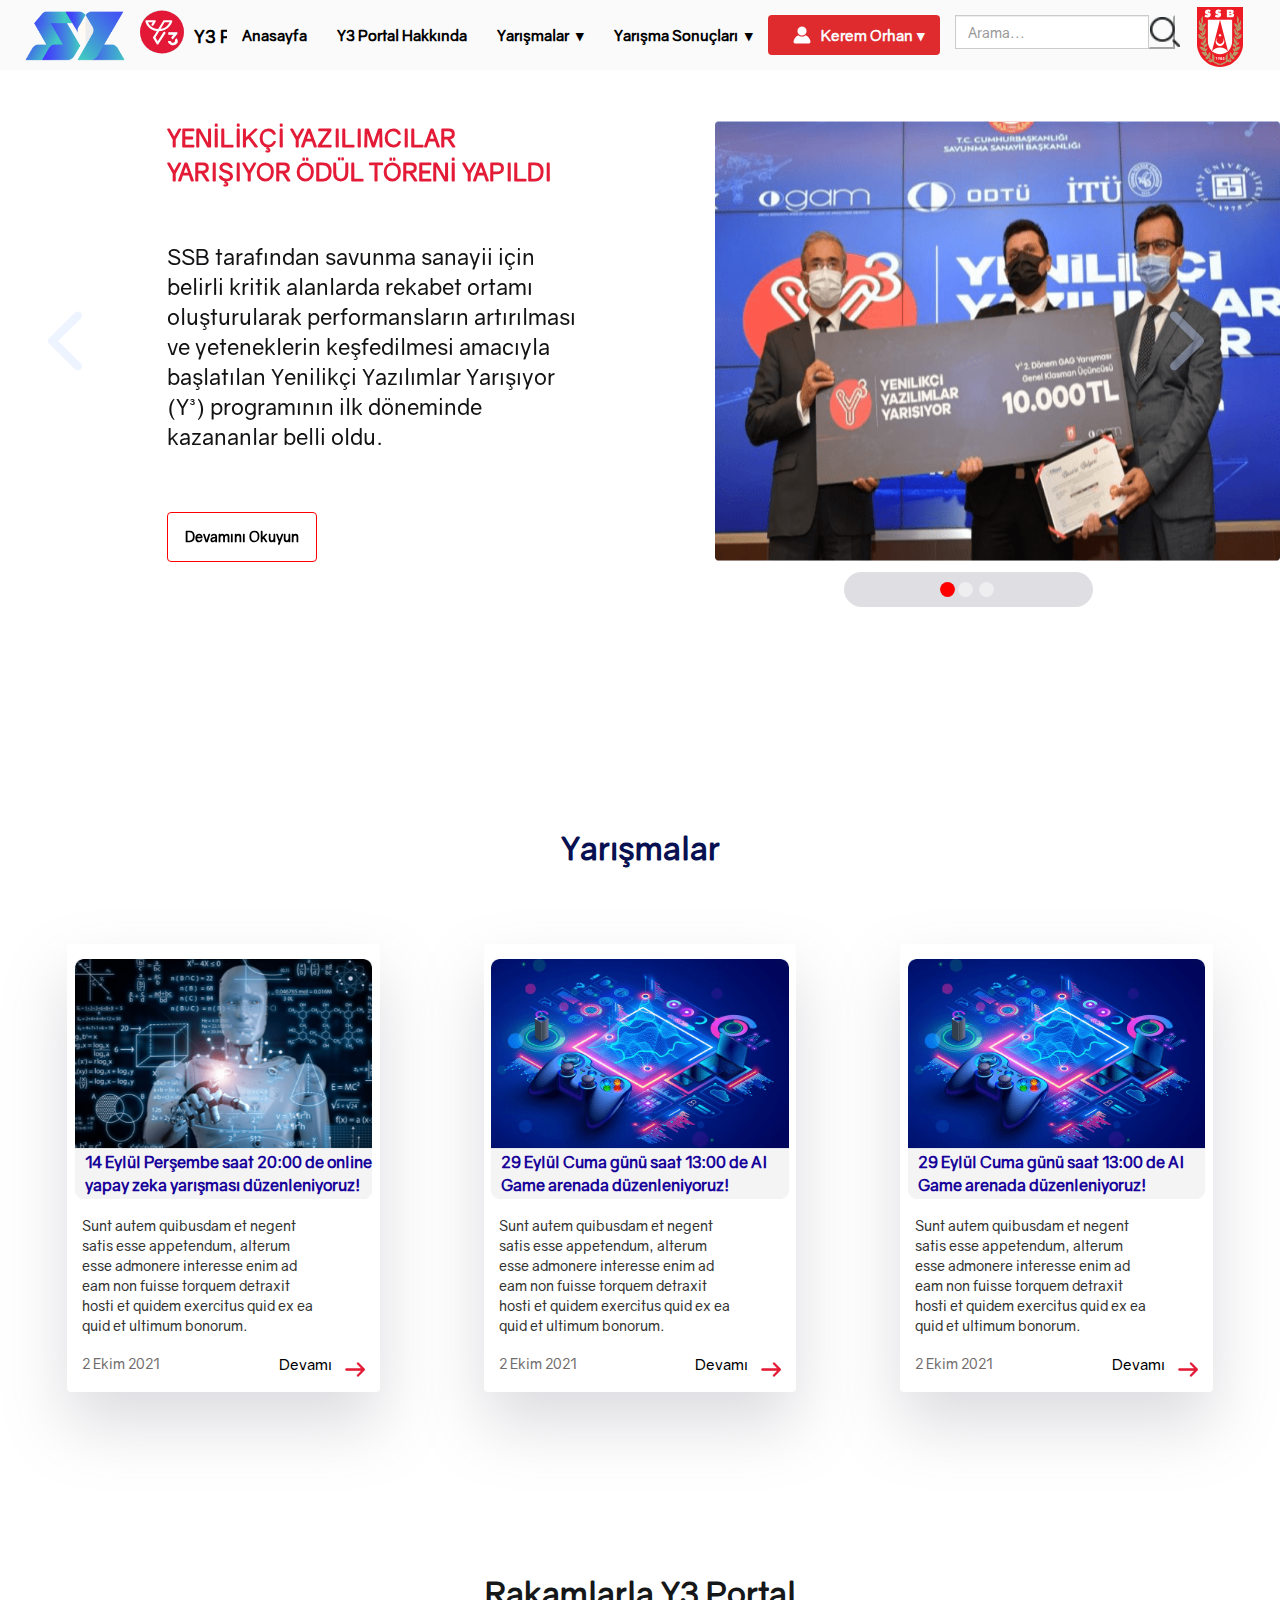
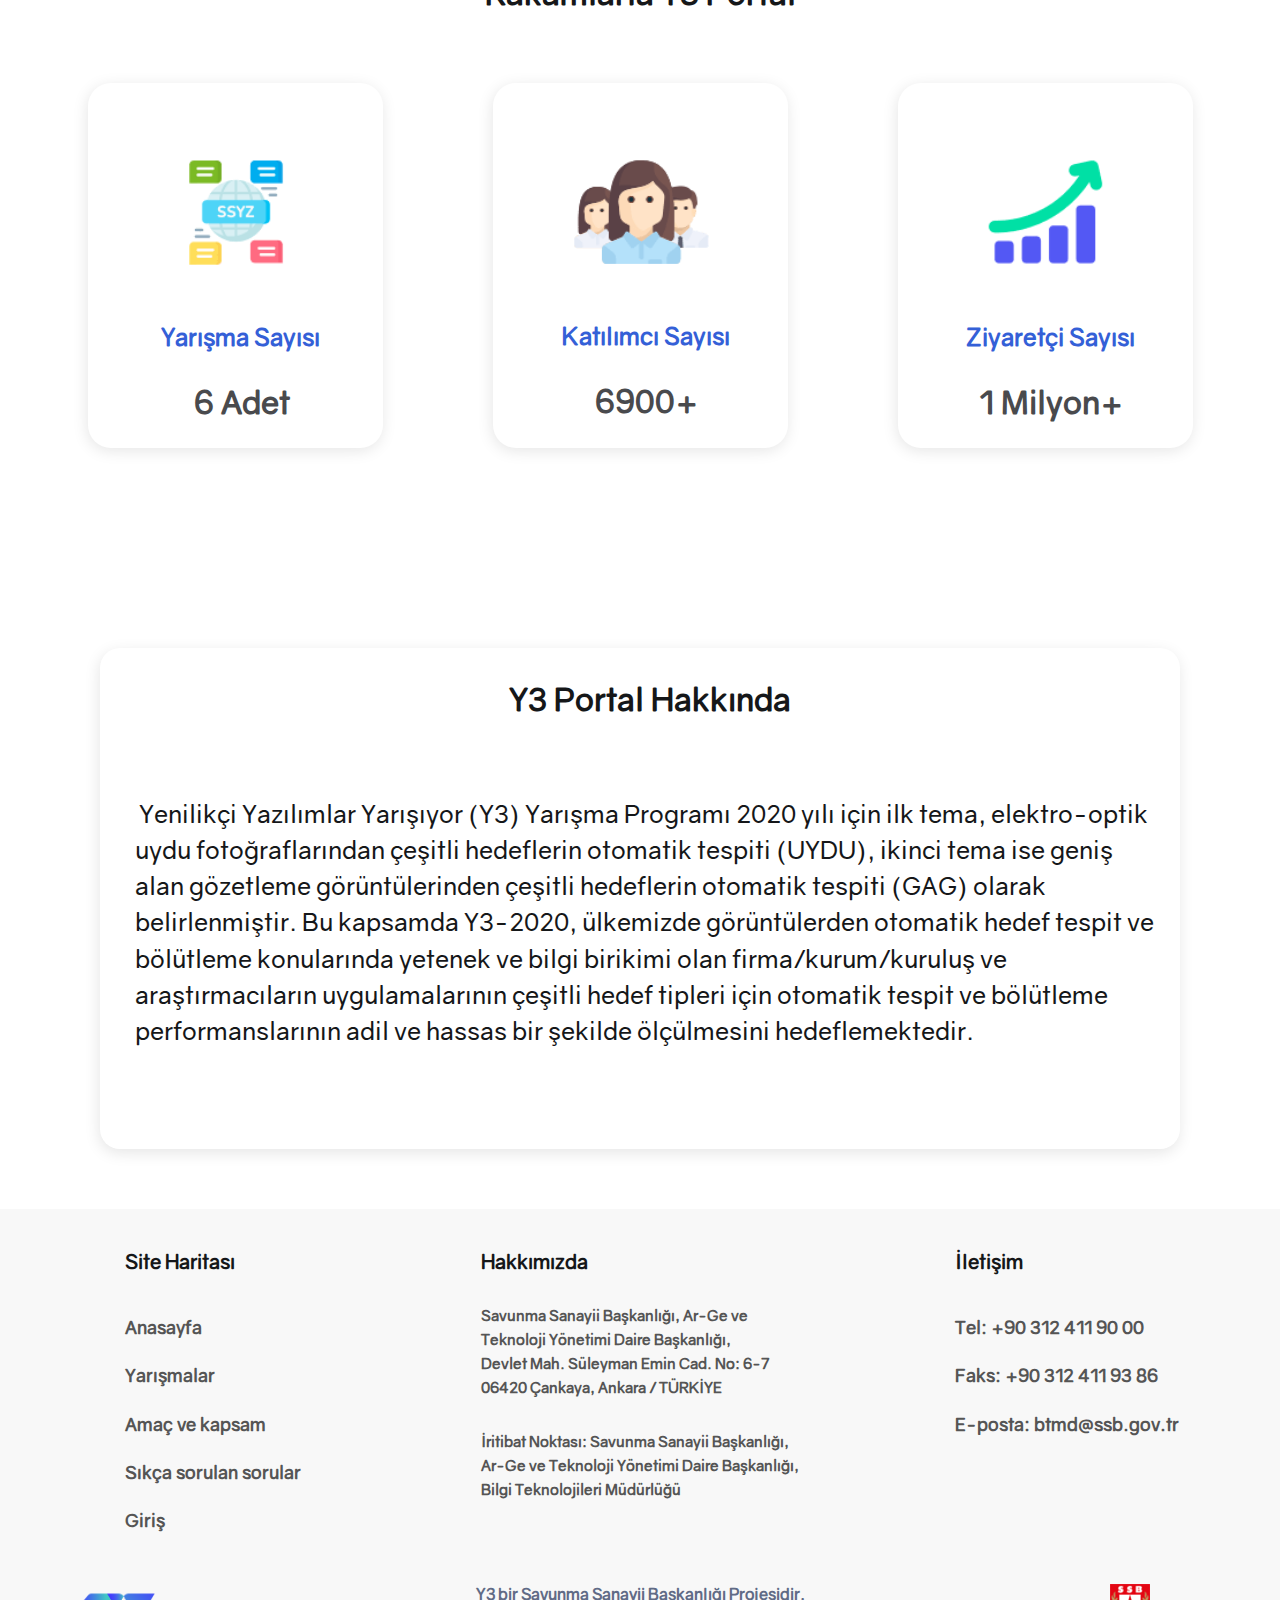
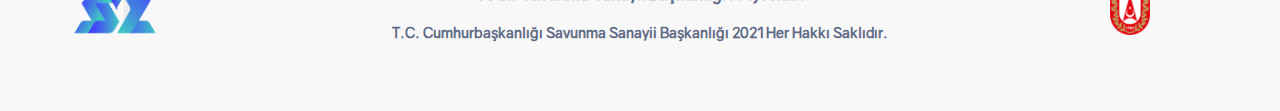
<file: index.html>
<!DOCTYPE html>
<html lang="en">

<head>
    <meta charset="UTF-8">
    <meta http-equiv="X-UA-Compatible" content="IE=edge">
    <meta name="viewport" content="width=device-width, initial-scale=1.0">
    <link href="./src/css/bootstrap.css" rel="stylesheet" />
    <link href="src/css/footer.css" rel="stylesheet" />
    <link href="src/css/style.css" rel="stylesheet" />
    <link href="./src/css/about.css" rel="stylesheet" />
    <link href="./src/css/style.css" rel="stylesheet" />
    <link href="src/css/activity.css" rel="stylesheet" />
    <link rel="stylesheet" href="./src/css/deneme.css">
    <link rel="stylesheet" href="src/css/hamburgermenu.css">
    <script src="https://ajax.googleapis.com/ajax/libs/jquery/3.5.1/jquery.min.js"></script>
    <script src="https://maxcdn.bootstrapcdn.com/bootstrap/3.4.1/js/bootstrap.min.js"></script>
    <link rel="stylesheet" href="https://maxcdn.bootstrapcdn.com/bootstrap/3.4.1/css/bootstrap.min.css">
    <title>Anasayfa</title>
</head>

<body>
    <div class="position-fixed w-100" style="z-index: 99;">
        <section class="navigation">
            <div>
                <div class="brand">
                    <a href="index.html" class="d-flex">
                        <img src="src/image/ssyzlogo.svg" alt="" class="syz-logo">
                        <img src="src/image/y-3.svg" class="logoImage">
                        <span class="logo-text-y3 d-flex align-items-center">
                            Y3 Portal
                        </span>
                    </a>
                </div>
                <nav>
                    <div class="nav-mobile"><a id="nav-toggle" href="#!"><span></span></a></div>
                    <ul class="nav-list">

                        <li>
                            <a href="index.html">Anasayfa</a>
                        </li>
                        <li>
                            <a href="#about-title2">Y3 Portal Hakkında</a>
                        </li>
                        <li>
                            <a href="#!">Yarışmalar</a>
                            <ul class="nav-dropdown">
                                <li>
                                    <a href="competition.html">Yarışmalar</a>
                                </li>
                            </ul>
                        </li>
                        <li>
                            <a href="#!">Yarışma Sonuçları</a>
                            <ul class="nav-dropdown">
                                <li>
                                    <a href="competition.html">Yarışma Sonuçları</a>
                                </li>
                            </ul>
                        </li>
                        <li>
                            <a href="#!"> <img src="src/image/user/usr.png" alt="" class="mx-3"> Kerem Orhan</a>
                            <ul class="nav-dropdown">
                                <li>
                                    <a href="competition.html">Y3</a>
                                </li>
                                <li>
                                    <a href="competition.html">Veri Kovanı</a>
                                </li>
                                <li>
                                    <a href="indextype.html">Güvenli Çıkış &nbsp;<img src="./src/image/ext/ext.png"
                                            alt=""> </a>
                                </li>
                            </ul>
                        </li>
                        <li>
                            <div class="input-group mb-3 d-flex">
                                <form name="google" action="http://www.google.com/custom" method="get">
                                    <input type="text" class="form-control" placeholder="Arama..."
                                        aria-label="arama...    " aria-describedby="basic-addon2">
                                </form>
                                <button type="button" class="d-flex btn-outline-light" style="background-color: transparent;"><img src="./src/image/search/search.png" alt=""> </button>
                            </div>
                        </li>
                        <li>
                            <a href="#!" class="ssblogoimg p-0">
                                <img src="src/image/logo/asset.svg" alt="">
                            </a>
                        </li>

                    </ul>
                </nav>
            </div>
        </section>


    </div>

    <div class=" slider d-flex ">

        <div id="carouselExampleIndicators" class="carousel slide " data-bs-ride="carousel">
            <div class="carousel-indicators">
                <button type="button" data-bs-target="#carouselExampleIndicators" data-bs-slide-to="0" class="active"
                    aria-current="true" aria-label="Slide 1"></button>
                <button type="button" data-bs-target="#carouselExampleIndicators" data-bs-slide-to="1"
                    aria-label="Slide 2"></button>
                <button type="button" data-bs-target="#carouselExampleIndicators" data-bs-slide-to="2"
                    aria-label="Slide 3"></button>
            </div>

            <div class="carousel-inner">
                <div class="carousel-item active">
                    <div class="d-flex col-xl-12 ">
                        <div class="col-xl-4 slider-write">
                            <div class="slider-write-title">
                                YENİLİKÇİ YAZILIMCILAR YARIŞIYOR
                                ÖDÜL TÖRENİ YAPILDI
                            </div>
                            <div class="slider-write-description">
                                SSB tarafından savunma sanayii için belirli kritik alanlarda rekabet ortamı
                                oluşturularak performansların artırılması ve yeteneklerin keşfedilmesi amacıyla
                                başlatılan Yenilikçi Yazılımlar Yarışıyor (Y³) programının ilk döneminde kazananlar
                                belli oldu.
                            </div>
                            <button type="button" class="btn btn-group" id="read-after" style="border-color: red">
                                <span class="read-after-text">Devamını Okuyun</span>
                            </button>
                        </div>
                        <div class="image">
                            <img src="src/image/odul.png" class="d-block w-100 img-fluid" alt="..."
                                style="height: 440px;">
                        </div>
                    </div>
                </div>
                <div class="carousel-item">
                    <div class="d-flex col-xl-12">
                        <div class="col-xl-4 slider-write">
                            <div class="slider-write-title" style="text-transform: uppercase;">
                                y3 yapay zeka maratonu için nefesler tutuldu
                            </div>
                            <div class="slider-write-description">
                                Lorem Ipsum is simply dummy text of the printing and typesetting industry. Lorem Ipsum
                                has been the industry's standard dummy text ever since the 1500s, when an unknown
                                printer took a galley of type and scrambled it to make a type specimen book.
                            </div>
                            <button type="button" class="btn btn-group" id="read-after">
                                <span class="read-after-text">Devamını Okuyun</span>
                            </button>
                        </div>
                        <div class="image">
                            <img src="src/image/slider2.png" class="d-block w-100 img-fluid" alt="..."
                                style="height: 440px;">
                        </div>
                    </div>
                </div>
                <div class="carousel-item">
                    <div class="d-flex col-xl-12">
                        <div class="col-xl-4 slider-write">
                            <div class="slider-write-title">
                                TEKNOFEST 2021 YAPAY ZEKA DESTEKLİ ARAÇLAR SERGİLENDİ
                            </div>
                            <div class="slider-write-description">
                                Lorem Ipsum is simply dummy text of the printing and typesetting industry. Lorem Ipsum
                                has been the industry's standard dummy text ever since the 1500s, when an unknown
                                printer took a galley of type and scrambled it to make a type specimen book.
                            </div>
                            <button type="button" class="btn btn-group" id="read-after">
                                <span class="read-after-text">Devamını Okuyun</span>
                            </button>
                        </div>
                        <div class="image">
                            <img src="src/image/teknofest.jpeg" class="d-block w-100 img-fluid" alt="..."
                                style="height: 440px;">
                        </div>
                    </div>
                </div>
            </div>
            <button class="carousel-control-prev" type="button" data-bs-target="#carouselExampleIndicators"
                style="left: -5% !important" data-bs-slide="prev">
                <img src="src/image/left.png" alt="" class="img-fluid" />
                <!-- <span class="carousel-control-prev-icon" aria-hidden="true" style="color: red;"></span> -->
                <span class="visually-hidden">Previous</span>
            </button>
            <button class="carousel-control-next" type="button" data-bs-target="#carouselExampleIndicators"
                data-bs-slide="next">
                <img src="src/image/right.png" alt="" class="img-fluid" />
                <!-- <span class="carousel-control-next-icon" aria-hidden="true" style="color: red;"></span> -->
                <span class="visually-hidden">Next</span>
            </button>
        </div>
    </div>
    <div id="activity" class="text-center" style="margin-top: 150px;">
        <p class="activity-title">Yarışmalar</p>
        <div class=" d-flex col-12 col-sm-12 activtyRes" style="justify-content: space-around;">
            <div class="col-xl-3 col-lg-3  col-sm-12 activity-div p-4 mb-4">
                <a href="competition.html">
                    <div class="row ">
                        <div class="col-12 align-items-center">
                            <img class="col-12 mb-4" src="src/image/robot/robot.png" alt="">
                            <p class="image-description">14 Eylül Perşembe saat 20:00 de online yapay zeka yarışması
                                düzenleniyoruz!</p>
                        </div>

                    </div>
                </a>
                <p class="activity-description">Sunt autem quibusdam et negent satis esse appetendum, alterum esse
                    admonere
                    interesse enim ad eam non fuisse torquem detraxit hosti et quidem exercitus quid ex ea quid et
                    ultimum
                    bonorum.</p>
                <a href="#">

                    <div class="d-flex justify-content-between">
                        <span class="activityDateText">2 Ekim 2021</span>
                        <div>
                            <a href="competition.html" class="activity-continue">Devamı</a>
                            <img class="activity-continue-arrow" src="./src/image/right-arrow.png" alt="">
                        </div>
                    </div>
                </a>
            </div>
            <div class="col-xl-3 col-lg-3  col-sm-12 activity-div p-4 mb-4">
                <a href="competition.html">
                    <div class="row ">
                        <div class="col-12 align-items-center">
                            <img class="col-12 mb-4" src="src/image/game/game.png" alt="">
                            <p class="image-description">29 Eylül Cuma günü saat 13:00 de AI Game arenada
                                düzenleniyoruz!</p>
                        </div>
                    </div>
                </a>
                <p class="activity-description">Sunt autem quibusdam et negent satis esse appetendum, alterum esse
                    admonere
                    interesse enim ad eam non fuisse torquem detraxit hosti et quidem exercitus quid ex ea quid et
                    ultimum
                    bonorum.</p>
                <a href="#">
                    <div class="d-flex justify-content-between">
                        <span class="activityDateText">2 Ekim 2021</span>
                        <div>
                            <a href="competition.html" class="activity-continue">Devamı</a>
                            <img class="activity-continue-arrow" src="./src/image/right-arrow.png" alt="">
                        </div>
                    </div>
                </a>
            </div>
            <div class="col-xl-3 col-lg-3  col-sm-12 activity-div p-4 mb-4">
                <a href="competition.html">
                    <div class="row ">
                        <div class="col-12 align-items-center">
                            <img class="col-12 mb-4" src="src/image/game/game.png" alt="">
                            <p class="image-description">29 Eylül Cuma günü saat 13:00 de AI Game arenada
                                düzenleniyoruz!</p>
                        </div>
                    </div>
                </a>
                <p class="activity-description">Sunt autem quibusdam et negent satis esse appetendum, alterum esse
                    admonere
                    interesse enim ad eam non fuisse torquem detraxit hosti et quidem exercitus quid ex ea quid et
                    ultimum
                    bonorum.</p>
                <a href="#">
                    <div class="d-flex justify-content-between">
                        <span class="activityDateText">2 Ekim 2021</span>
                        <div>
                            <a href="competition.html" class="activity-continue">Devamı</a>
                            <img class="activity-continue-arrow" src="./src/image/right-arrow.png" alt="">
                        </div>
                    </div>
                </a>
            </div>
        </div>
        <!-- <div class="col-lg-12 d-flex align-items-center justify-content-end" class="all-news">
            <button type="button" class="all-news-btn">
                <span>Tümünü Gör</span>
            </button>
        </div> -->
    </div>

    <div class="number-portal mt-5">
        <div class="number-portal-header">
            <span>Rakamlarla Y3 Portal</span>
        </div>
        <div class="number-portal-body col-xl-12 d-flex justify-content-center" style="gap: 50px!important">
            <div class="number-portal-card col-xl-4 d-flex flex-column">
                <img src="./src/image/ssyz/group-9.png" alt="">
                <span>Yarışma Sayısı</span>
                <span>6 Adet</span>
            </div>

            <div class="number-portal-card col-xl-4 d-flex flex-column">
                <img src="./src/image/user/group-8.png" alt="">
                <span>Katılımcı Sayısı</span>
                <span>6900+</span>
            </div>

            <div class="number-portal-card col-xl-4 d-flex flex-column">
                <img src="./src/image/graphic/group-7.png" alt="">
                <span>Ziyaretçi Sayısı</span>
                <span>1 Milyon+</span>
            </div>
        </div>
    </div>
    <div id="about">
        <div class="about-div2">
            <p class="about-title2" id="about-title2">Y3 Portal Hakkında</p>
            <span class="about-text">
                Yenilikçi Yazılımlar Yarışıyor (Y3) Yarışma Programı 2020 yılı için ilk tema, elektro-optik uydu
                fotoğraflarından çeşitli hedeflerin otomatik tespiti (UYDU), ikinci tema ise geniş alan gözetleme
                görüntülerinden çeşitli hedeflerin otomatik tespiti (GAG) olarak belirlenmiştir. Bu kapsamda Y3-2020,
                ülkemizde görüntülerden otomatik hedef tespit ve bölütleme konularında yetenek ve bilgi birikimi olan
                firma/kurum/kuruluş ve araştırmacıların uygulamalarının çeşitli hedef tipleri için otomatik tespit ve
                bölütleme performanslarının adil ve hassas bir şekilde ölçülmesini hedeflemektedir.
            </span>

        </div>
    </div>
    <div id="dropdown" class="d-none" style="margin-top: 200px">
        <div class="text-center">
            <img src="./src/image/1.png" class="aboutImage">
            <p class="about-title">Sıkça Sorulan Sorular</p>
        </div>
        <div class="about-div">
            <div>
                <button onclick="myFunction()" class="col-12 d-flex justify-content-between align-items-center">
                    <span class="aboutTextt">Yarışmaya Katılım</span>
                    <img src="src/image/up/up-arrow-1.png" style="width: 29px; height: 29px" class="img-fluid">
                </button>
                <div id="myDIV">
                    <span class="aboutTextt">Lorem Ipsum is simply dummy text of the printing and typesetting industry.
                        Lorem Ipsum has
                        been the industry's standard dummy text ever since the 1500s, when an unknown printer took a
                        galley of type and scrambled it to make a type specimen book. It has survived not only five
                        centuries, but also the leap into electronic typesetting, remaining essentially unchanged. It
                        was popularised in the 1960s with the release of Letraset sheets containing Lorem Ipsum
                        passages, and more recently with desktop publishing software like Aldus PageMaker including
                        versions of Lorem Ipsum.</span>
                </div>
            </div>
        </div>
        <div class="about-div">
            <div>
                <button onclick="myFunction2()" class="col-12 d-flex justify-content-between align-items-center">
                    <span class="aboutTextt">Gizlilik Esasları</span>
                    <img src="src/image/up/up-arrow-1.png" style="width: 29px; height: 29px" class="img-fluid">
                </button>
                <div id="myDIV2">
                    <span class="aboutTextt">Lorem Ipsum is simply dummy text of the printing and typesetting industry.
                        Lorem Ipsum has
                        been the industry's standard dummy text ever since the 1500s, when an unknown printer took a
                        galley of type and scrambled it to make a type specimen book. It has survived not only five
                        centuries, but also the leap into electronic typesetting, remaining essentially unchanged. It
                        was popularised in the 1960s with the release of Letraset sheets containing Lorem Ipsum
                        passages, and more recently with desktop publishing software like Aldus PageMaker including
                        versions of Lorem Ipsum.</span>
                </div>
            </div>
        </div>
        <div class="about-div">
            <div>
                <button onclick="myFunction3()" class="col-12 d-flex justify-content-between align-items-center">
                    <span class="aboutTextt">İdari Şartlar</span>
                    <img src="src/image/up/up-arrow-1.png" style="width: 29px; height: 29px" class="img-fluid">
                </button>
                <div id="myDIV3">
                    <span class="aboutTextt">Lorem Ipsum is simply dummy text of the printing and typesetting industry.
                        Lorem Ipsum has
                        been the industry's standard dummy text ever since the 1500s, when an unknown printer took a
                        galley of type and scrambled it to make a type specimen book. It has survived not only five
                        centuries, but also the leap into electronic typesetting, remaining essentially unchanged. It
                        was popularised in the 1960s with the release of Letraset sheets containing Lorem Ipsum
                        passages, and more recently with desktop publishing software like Aldus PageMaker including
                        versions of Lorem Ipsum.</span>
                </div>
            </div>
        </div>
    </div>
    <div id="footer" style="background-color: #f8f8f8;">
        <div>
            <div class="footer-detail col-xl-12 d-flex pt-5">
                <div class="footer-detail-card col-xl-4 d-flex flex-column align-items-center">
                    <div class="card-body">
                        <ul class="p-0">
                            <li class="mb-5 footerHeaderHead">Site Haritası</li>
                            <li>
                                <a href="index.html" class="footerDescriptionDes"> Anasayfa</a>
                            </li>
                            <li>
                                <a href="competition.html" class="footerDescriptionDes"> Yarışmalar</a>
                            </li>
                            <li>
                                <a href="#" class="footerDescriptionDes"> Amaç ve kapsam</a>
                            </li>
                            <li>
                                <a href="#" class="footerDescriptionDes"> Sıkça sorulan sorular</a>
                            </li>
                            <li>
                                <a href="#" class="footerDescriptionDes"> Giriş</a>
                            </li>
                        </ul>
                    </div>
                </div>
                <div class="footer-detail-card col-xl-4 d-flex flex-column align-items-center">
                    <div class="card-body">
                        <ul class="p-0">
                            <li class="mb-5 footerHeaderHead">Hakkımızda</li>
                            <li class="mb-5">
                                <span class="footerDescriptionDes">Savunma Sanayii Başkanlığı, Ar-Ge ve <br /> Teknoloji
                                    Yönetimi Daire Başkanlığı,
                                    <br />
                                    Devlet Mah. Süleyman Emin Cad. No: 6-7<br />
                                    06420 Çankaya, Ankara / TÜRKİYE</span>
                            </li>
                            <li>
                                <span class="footerDescriptionDes">İritibat Noktası: Savunma Sanayii Başkanlığı,<br />
                                    Ar-Ge ve Teknoloji Yönetimi Daire Başkanlığı,<br />
                                    Bilgi Teknolojileri Müdürlüğü</span>
                            </li>
                        </ul>
                    </div>
                </div>
                <div class="footer-detail-card col-xl-4 d-flex flex-column align-items-center">
                    <div class="card-body">
                        <ul class="p-0">
                            <li class="mb-5 footerHeaderHead">İletişim</li>
                            <li>
                                <span class="footerDescriptionDes">Tel: +90 312 411 90 00</span>
                            </li>
                            <li>
                                <span class="footerDescriptionDes">Faks: +90 312 411 93 86</span>
                            </li>
                            <li>
                                <span class="footerDescriptionDes">E-posta: btmd@ssb.gov.tr</span>
                            </li>
                        </ul>
                    </div>
                </div>
            </div>
            <div class="d-flex justify-content-between marginTopFooter">
                <div class="footerImage">
                    <img src="src/image/ssyzlogo.svg" class="footerImage2">
                </div>
                <div class="footerAlign">
                    <div class="footerFood">Y3 bir Savunma Sanayii Başkanlığı Projesidir.</div>
                    <div class="footerFoodHead">T.C. Cumhurbaşkanlığı Savunma Sanayii Başkanlığı 2021 Her Hakkı
                        Saklıdır.
                    </div>
                </div>
                <div class="footerImage">
                    <img src="src/image/a.png" class="footerImage3">
                </div>
            </div>
        </div>
    </div>
    <div class="totop">
        <a id="top">
            <img src="./src/image/backtotop.svg" alt="">
        </a>
    </div>
    <script src="./src/js/bootstrap.js"></script>
    <script src="./src/js/main.js"></script>
    <script src="./src/js/script.js"></script>
</body>

</html>
</file>
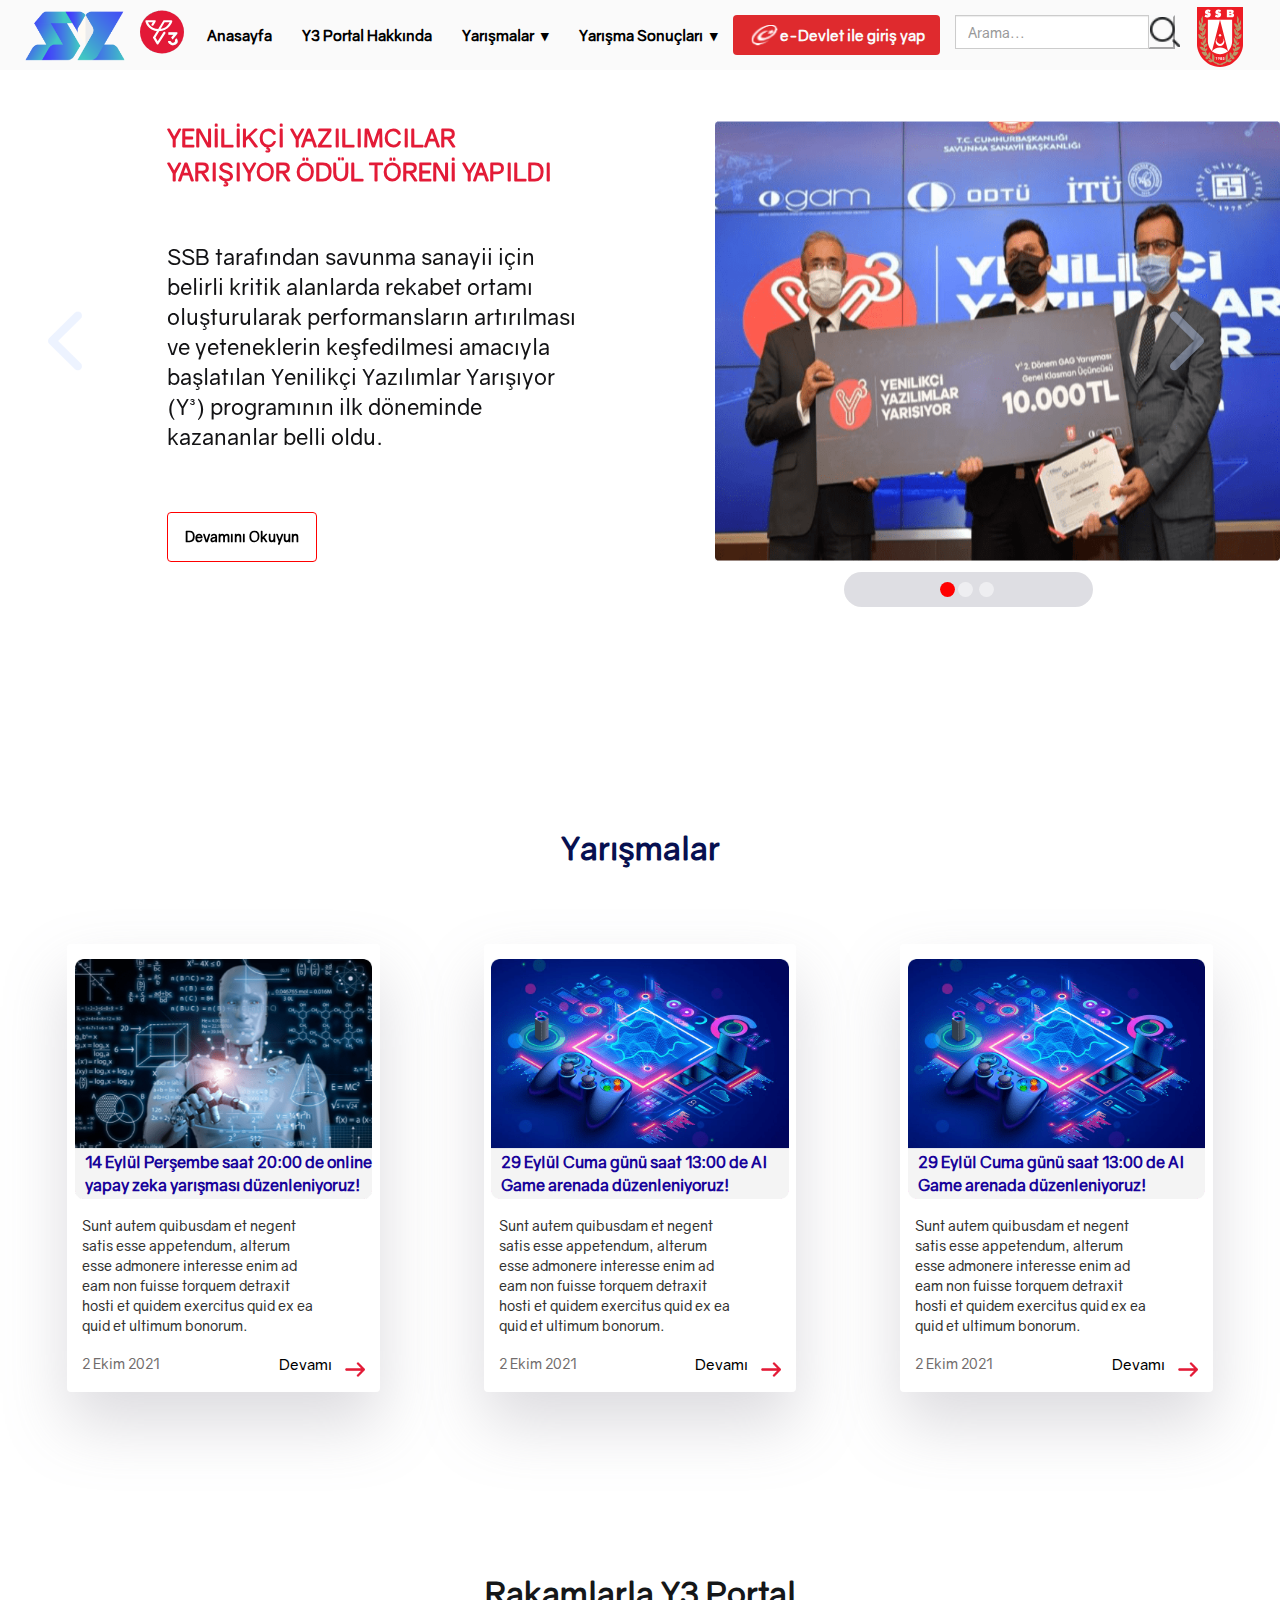
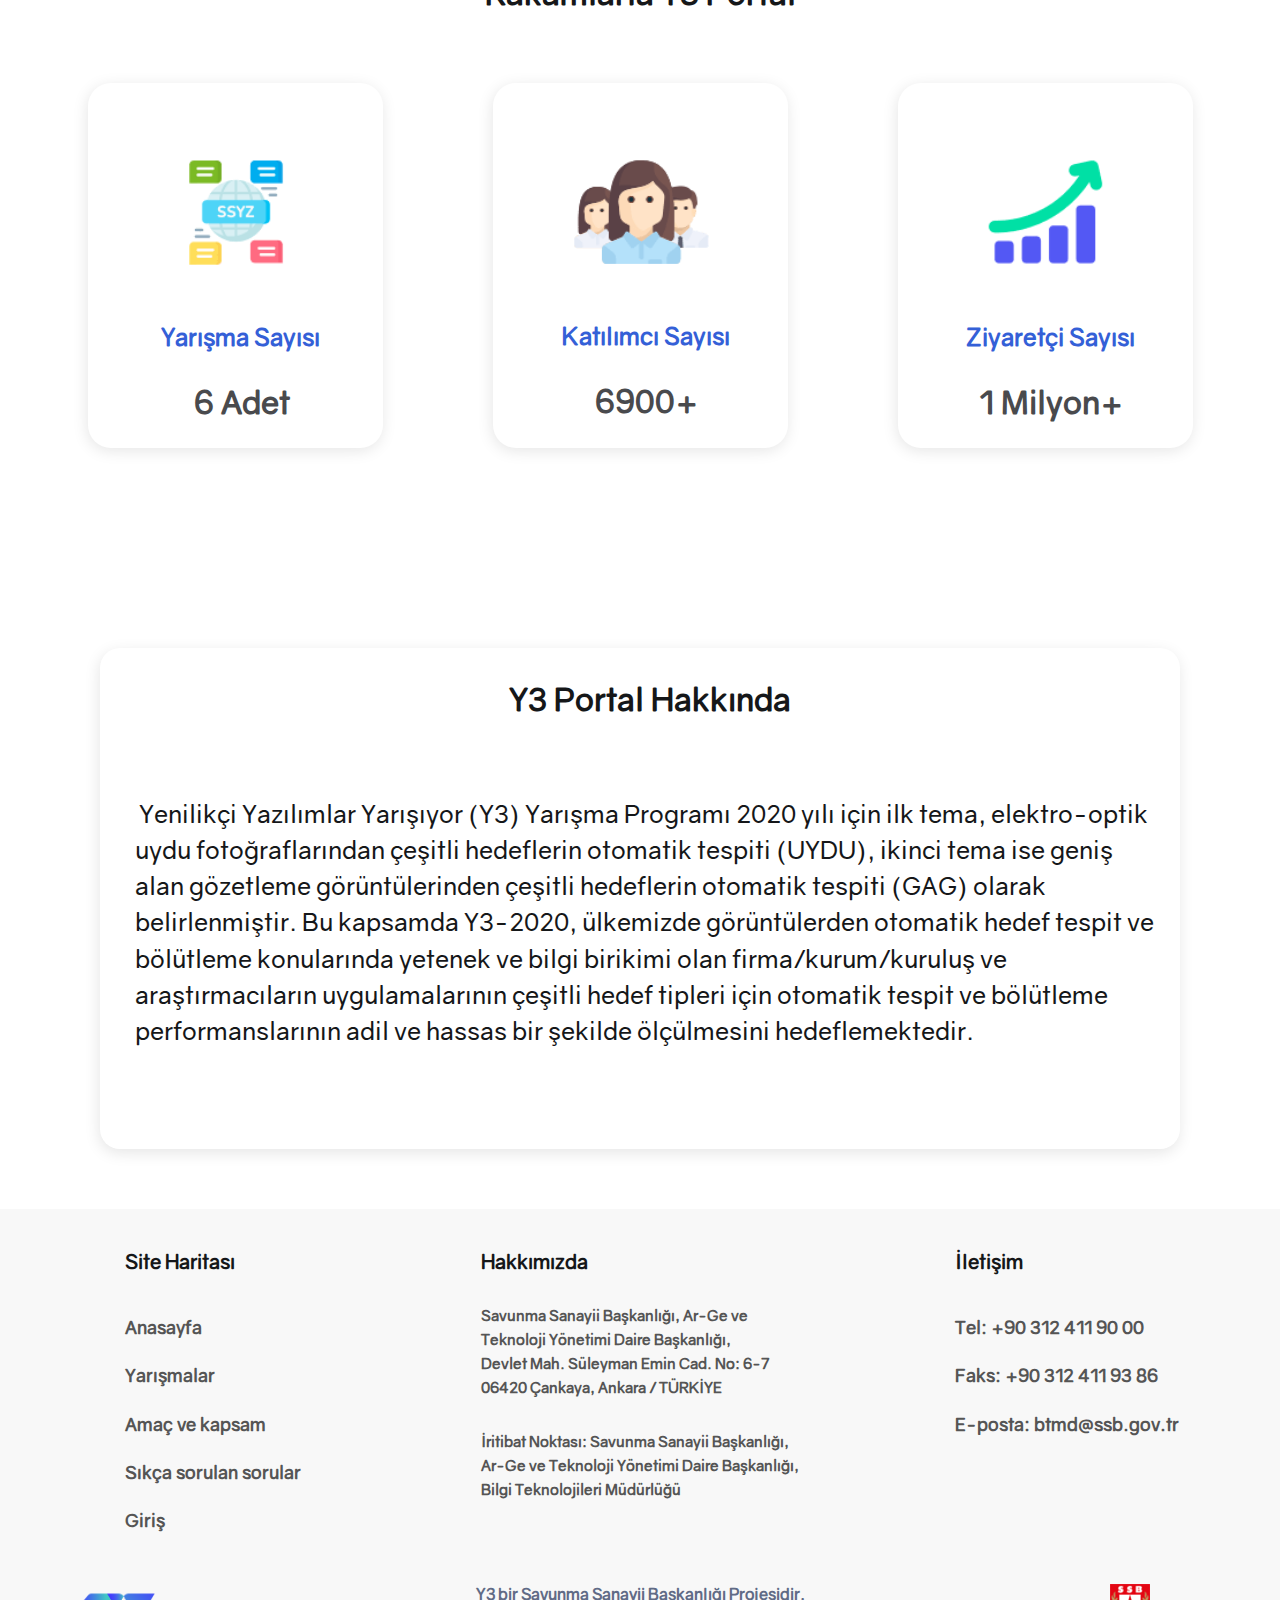
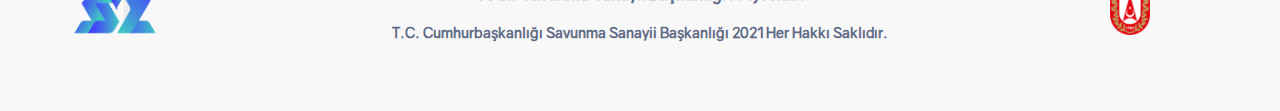
<file: indextype.html>
<!DOCTYPE html>
<html lang="en">

<head>
    <meta charset="UTF-8">
    <meta http-equiv="X-UA-Compatible" content="IE=edge">
    <meta name="viewport" content="width=device-width, initial-scale=1.0">
    <link href="./src/css/bootstrap.css" rel="stylesheet" />
    <link href="src/css/footer.css" rel="stylesheet" />
    <link href="src/css/style.css" rel="stylesheet" />
    <link href="./src/css/about.css" rel="stylesheet" />
    <link href="./src/css/style.css" rel="stylesheet" />
    <link href="src/css/activity.css" rel="stylesheet" />
    <link rel="stylesheet" href="./src/css/deneme.css">
    <link rel="stylesheet" href="src/css/hamburgermenu.css">
    <script src="https://ajax.googleapis.com/ajax/libs/jquery/3.5.1/jquery.min.js"></script>
    <script src="https://maxcdn.bootstrapcdn.com/bootstrap/3.4.1/js/bootstrap.min.js"></script>
    <link rel="stylesheet" href="https://maxcdn.bootstrapcdn.com/bootstrap/3.4.1/css/bootstrap.min.css">
    <title>Anasayfa</title>
</head>

<body>
    <div class="position-fixed w-100" style="z-index: 99;">
        <section class="navigation">
            <div>
                <div class="brand">
                    <a href="index.html" class="d-flex">
                        <img src="src/image/ssyzlogo.svg" alt="" class="syz-logo">
                        <img src="src/image/y-3.svg" class="logoImage">
                        <span class="logo-text-y3 d-flex align-items-center">
                            Y3 Portal
                        </span>
                    </a>
                </div>
                <nav>
                    <div class="nav-mobile"><a id="nav-toggle" href="#!"><span></span></a></div>
                    <ul class="nav-list">

                        <li>
                            <a href="index.html">Anasayfa</a>
                        </li>
                        <li>
                            <a href="#about-title2">Y3 Portal Hakkında</a>
                        </li>
                        <li>
                            <a href="#!">Yarışmalar</a>
                            <ul class="nav-dropdown">
                                <li>
                                    <a href="competition.html">Yarışmalar</a>
                                </li>
                            </ul>
                        </li>
                        <li>
                            <a href="#!">Yarışma Sonuçları</a>
                            <ul class="nav-dropdown">
                                <li>
                                    <a href="competition.html">Yarışma Sonuçları</a>
                                </li>
                            </ul>
                        </li>
                        <li>
                            <a href="https://giris.turkiye.gov.tr/Giris/"> <img src="./src/image/edevlet-logo/edevlet-logo.png" alt="" class="mx-1">e-Devlet ile giriş yap</a>
                        </li>
                        <li>
                            <div class="input-group mb-3 d-flex">
                                <form name="google" action="http://www.google.com/custom" method="get">
                                    <input type="text" class="form-control" placeholder="Arama..."
                                        aria-label="arama...    " aria-describedby="basic-addon2">
                                </form>
                                <button type="button" class="d-flex btn-outline-light" style="background-color: transparent;"><img src="./src/image/search/search.png" alt=""> </button>
                            </div>
                        </li>
                        <li>
                            <a href="#!" class="ssblogoimg p-0">
                                <img src="src/image/logo/asset.svg" alt="">
                            </a>
                        </li>

                    </ul>
                </nav>
            </div>
        </section>


    </div>
    <!-- <div class="position-fixed w-100" style="z-index: 99;">
        <section class="navigation">
            <div class="">
                <div class="brand">
                    <a href="index.html" class="d-flex">
                        <img src="src/image/ssyzlogo.svg" alt="" class="syz-logo">
                        <img src="src/image/y-3.svg" class="logoImage">
                        <span class="logo-text-y3">
                            Y3 Portal
                        </span>
                    </a>
                </div>
                <nav>
                    <div class="nav-mobile"><a id="nav-toggle" href="#!"><span></span></a></div>
                    <ul class="nav-list">
                        <li>
                            <a href="index.html">Anasayfa</a>
                        </li>
                        <li>
                            <a href="#about-title2">Y3 Portal Hakkında</a>
                        </li>
                        <li>
                            <a href="#!">Yarışmalar</a>
                            <ul class="nav-dropdown">
                                <li>
                                    <a href="competition.html">Yarışmalar</a>
                                </li>
                            </ul>
                        </li>
                        <li>
                            <a href="#!">Yarışma Sonuçları</a>
                            <ul class="nav-dropdown">
                                <li>
                                    <a href="competition.html">Yarışma Sonuçları</a>
                                </li>
                            </ul>
                        </li>
                        
                        <li>
                            <a href="https://giris.turkiye.gov.tr/Giris/"> <img src="./src/image/edevlet-logo/edevlet-logo.png" alt="" class="mx-3">e-Devlet ile giriş yap</a>
                        </li>
                        <li>
                            <div class="input-group mb-3">
                                <form name="google" action="http://www.google.com/custom" method="get">
                                    <input type="text" class="form-control" placeholder="Arama..."
                                        aria-label="arama...    " aria-describedby="basic-addon2">
                                </form>
                            </div>
                        </li>
                        <li>
                            <a href="#!" class="ssblogoimg">
                                <img src="src/image/logo/asset.svg" alt="">
                            </a>
                        </li>
                    </ul>
                </nav>
            </div>
        </section>


    </div> -->
    <div class=" slider d-flex ">

        <div id="carouselExampleIndicators" class="carousel slide " data-bs-ride="carousel">
            <div class="carousel-indicators">
                <button type="button" data-bs-target="#carouselExampleIndicators" data-bs-slide-to="0" class="active"
                    aria-current="true" aria-label="Slide 1"></button>
                <button type="button" data-bs-target="#carouselExampleIndicators" data-bs-slide-to="1"
                    aria-label="Slide 2"></button>
                <button type="button" data-bs-target="#carouselExampleIndicators" data-bs-slide-to="2"
                    aria-label="Slide 3"></button>
            </div>

            <div class="carousel-inner">
                <div class="carousel-item active">
                    <div class="d-flex col-xl-12 ">
                        <div class="col-xl-4 slider-write">
                            <div class="slider-write-title">
                                YENİLİKÇİ YAZILIMCILAR YARIŞIYOR
                                ÖDÜL TÖRENİ YAPILDI
                            </div>
                            <div class="slider-write-description">
                                SSB tarafından savunma sanayii için belirli kritik alanlarda rekabet ortamı
                                oluşturularak performansların artırılması ve yeteneklerin keşfedilmesi amacıyla
                                başlatılan Yenilikçi Yazılımlar Yarışıyor (Y³) programının ilk döneminde kazananlar
                                belli oldu.
                            </div>
                            <button type="button" class="btn btn-group" id="read-after" style="border-color: red">
                                <span class="read-after-text">Devamını Okuyun</span>
                            </button>
                        </div>
                        <div class="image">
                            <img src="src/image/odul.png" class="d-block w-100" alt="..." style="height: 440px;">
                        </div>
                    </div>
                </div>
                <div class="carousel-item">
                    <div class="d-flex col-xl-12">
                        <div class="col-xl-4 slider-write">
                            <div class="slider-write-title" style="text-transform: uppercase;">
                                y3 yapay zeka maratonu için nefesler tutuldu
                            </div>
                            <div class="slider-write-description">
                                Lorem Ipsum is simply dummy text of the printing and typesetting industry. Lorem Ipsum
                                has been the industry's standard dummy text ever since the 1500s, when an unknown
                                printer took a galley of type and scrambled it to make a type specimen book.
                            </div>
                            <button type="button" class="btn btn-group" id="read-after">
                                <span class="read-after-text">Devamını Okuyun</span>
                            </button>
                        </div>
                        <div class="image">
                            <img src="src/image/slider2.png" class="d-block w-100" alt="..." style="height: 440px;">
                        </div>
                    </div>
                </div>
                <div class="carousel-item">
                    <div class="d-flex col-xl-12">
                        <div class="col-xl-4 slider-write">
                            <div class="slider-write-title">
                                TEKNOFEST 2021 YAPAY ZEKA DESTEKLİ ARAÇLAR SERGİLENDİ
                            </div>
                            <div class="slider-write-description">
                                Lorem Ipsum is simply dummy text of the printing and typesetting industry. Lorem Ipsum
                                has been the industry's standard dummy text ever since the 1500s, when an unknown
                                printer took a galley of type and scrambled it to make a type specimen book.
                            </div>
                            <button type="button" class="btn btn-group" id="read-after">
                                <span class="read-after-text">Devamını Okuyun</span>
                            </button>
                        </div>
                        <div class="image">
                            <img src="src/image/teknofest.jpeg" class="d-block w-100" alt="..." style="height: 440px;">
                        </div>
                    </div>
                </div>
            </div>
            <button class="carousel-control-prev" type="button" data-bs-target="#carouselExampleIndicators"
                style="left: -5% !important" data-bs-slide="prev">
                <img src="src/image/left.png" />
                <!-- <span class="carousel-control-prev-icon" aria-hidden="true" style="color: red;"></span> -->
                <span class="visually-hidden">Previous</span>
            </button>
            <button class="carousel-control-next" type="button" data-bs-target="#carouselExampleIndicators"
                data-bs-slide="next">
                <img src="src/image/right.png" />
                <!-- <span class="carousel-control-next-icon" aria-hidden="true" style="color: red;"></span> -->
                <span class="visually-hidden">Next</span>
            </button>
        </div>
    </div>
    <div id="activity" class="text-center" style="margin-top: 150px;">
        <p class="activity-title">Yarışmalar</p>
        <div class=" d-flex col-12 col-sm-12 activtyRes" style="justify-content: space-around;">
            <div class="col-xl-3 col-lg-3  col-sm-12 activity-div p-4 mb-4">
                <a href="competition.html">
                    <div class="row ">
                        <div class="col-12 align-items-center">
                            <img class="col-12 mb-4" src="src/image/robot/robot.png" alt="">
                            <p class="image-description">14 Eylül Perşembe saat 20:00 de online yapay zeka yarışması
                                düzenleniyoruz!</p>
                        </div>

                    </div>
                </a>
                <p class="activity-description">Sunt autem quibusdam et negent satis esse appetendum, alterum esse
                    admonere
                    interesse enim ad eam non fuisse torquem detraxit hosti et quidem exercitus quid ex ea quid et
                    ultimum
                    bonorum.</p>
                <a href="#">

                    <div class="d-flex justify-content-between">
                        <span class="activityDateText">2 Ekim 2021</span>
                        <div>
                            <a href="competition.html" class="activity-continue">Devamı</a>
                            <img class="activity-continue-arrow" src="./src/image/right-arrow.png" alt="">
                        </div>
                    </div>
                </a>
            </div>
            <div class="col-xl-3 col-lg-3  col-sm-12 activity-div p-4 mb-4">
                <a href="competition.html">
                    <div class="row ">
                        <div class="col-12 align-items-center">
                            <img class="col-12 mb-4" src="src/image/game/game.png" alt="">
                            <p class="image-description">29 Eylül Cuma günü saat 13:00 de AI Game arenada
                                düzenleniyoruz!</p>
                        </div>
                    </div>
                </a>
                <p class="activity-description">Sunt autem quibusdam et negent satis esse appetendum, alterum esse
                    admonere
                    interesse enim ad eam non fuisse torquem detraxit hosti et quidem exercitus quid ex ea quid et
                    ultimum
                    bonorum.</p>
                <a href="#">
                    <div class="d-flex justify-content-between">
                        <span class="activityDateText">2 Ekim 2021</span>
                        <div>
                            <a href="competition.html" class="activity-continue">Devamı</a>
                            <img class="activity-continue-arrow" src="./src/image/right-arrow.png" alt="">
                        </div>
                    </div>
                </a>
            </div>
            <div class="col-xl-3 col-lg-3  col-sm-12 activity-div p-4 mb-4">
                <a href="competition.html">
                    <div class="row ">
                        <div class="col-12 align-items-center">
                            <img class="col-12 mb-4" src="src/image/game/game.png" alt="">
                            <p class="image-description">29 Eylül Cuma günü saat 13:00 de AI Game arenada
                                düzenleniyoruz!</p>
                        </div>
                    </div>
                </a>
                <p class="activity-description">Sunt autem quibusdam et negent satis esse appetendum, alterum esse
                    admonere
                    interesse enim ad eam non fuisse torquem detraxit hosti et quidem exercitus quid ex ea quid et
                    ultimum
                    bonorum.</p>
                <a href="#">
                    <div class="d-flex justify-content-between">
                        <span class="activityDateText">2 Ekim 2021</span>
                        <div>
                            <a href="competition.html" class="activity-continue">Devamı</a>
                            <img class="activity-continue-arrow" src="./src/image/right-arrow.png" alt="">
                        </div>
                    </div>
                </a>
            </div>
        </div>
        <!-- <div class="col-lg-12 d-flex align-items-center justify-content-end" class="all-news">
            <button type="button" class="all-news-btn">
                <span>Tümünü Gör</span>
            </button>
        </div> -->
    </div>

    <div class="number-portal mt-5">
        <div class="number-portal-header">
            <span>Rakamlarla Y3 Portal</span>
        </div>
        <div class="number-portal-body col-xl-12 d-flex justify-content-center" style="gap: 50px!important">
            <div class="number-portal-card col-xl-4 d-flex flex-column">
                <img src="./src/image/ssyz/group-9.png" alt="">
                <span>Yarışma Sayısı</span>
                <span>6 Adet</span>
            </div>

            <div class="number-portal-card col-xl-4 d-flex flex-column">
                <img src="./src/image/user/group-8.png" alt="">
                <span>Katılımcı Sayısı</span>
                <span>6900+</span>
            </div>

            <div class="number-portal-card col-xl-4 d-flex flex-column">
                <img src="./src/image/graphic/group-7.png" alt="">
                <span>Ziyaretçi Sayısı</span>
                <span>1 Milyon+</span>
            </div>
        </div>
    </div>
    <div id="about">
        <div class="about-div2">
            <p class="about-title2" id="about-title2">Y3 Portal Hakkında</p>
            <span class="about-text">
                Yenilikçi Yazılımlar Yarışıyor (Y3) Yarışma Programı 2020 yılı için ilk tema, elektro-optik uydu
                fotoğraflarından çeşitli hedeflerin otomatik tespiti (UYDU), ikinci tema ise geniş alan gözetleme
                görüntülerinden çeşitli hedeflerin otomatik tespiti (GAG) olarak belirlenmiştir. Bu kapsamda Y3-2020,
                ülkemizde görüntülerden otomatik hedef tespit ve bölütleme konularında yetenek ve bilgi birikimi olan
                firma/kurum/kuruluş ve araştırmacıların uygulamalarının çeşitli hedef tipleri için otomatik tespit ve
                bölütleme performanslarının adil ve hassas bir şekilde ölçülmesini hedeflemektedir.
            </span>

        </div>
    </div>
    <div id="dropdown" class="d-none" style="margin-top: 200px">
        <div class="text-center">
            <img src="./src/image/1.png" class="aboutImage">
            <p class="about-title">Sıkça Sorulan Sorular</p>
        </div>
        <div class="about-div">
            <div>
                <button onclick="myFunction()" class="col-12 d-flex justify-content-between align-items-center">
                    <span class="aboutTextt">Yarışmaya Katılım</span>
                    <img src="src/image/up/up-arrow-1.png" style="width: 29px; height: 29px">
                </button>
                <div id="myDIV">
                    <span class="aboutTextt">Lorem Ipsum is simply dummy text of the printing and typesetting industry.
                        Lorem Ipsum has
                        been the industry's standard dummy text ever since the 1500s, when an unknown printer took a
                        galley of type and scrambled it to make a type specimen book. It has survived not only five
                        centuries, but also the leap into electronic typesetting, remaining essentially unchanged. It
                        was popularised in the 1960s with the release of Letraset sheets containing Lorem Ipsum
                        passages, and more recently with desktop publishing software like Aldus PageMaker including
                        versions of Lorem Ipsum.</span>
                </div>
            </div>
        </div>
        <div class="about-div">
            <div>
                <button onclick="myFunction2()" class="col-12 d-flex justify-content-between align-items-center">
                    <span class="aboutTextt">Gizlilik Esasları</span>
                    <img src="src/image/up/up-arrow-1.png" style="width: 29px; height: 29px">
                </button>
                <div id="myDIV2">
                    <span class="aboutTextt">Lorem Ipsum is simply dummy text of the printing and typesetting industry.
                        Lorem Ipsum has
                        been the industry's standard dummy text ever since the 1500s, when an unknown printer took a
                        galley of type and scrambled it to make a type specimen book. It has survived not only five
                        centuries, but also the leap into electronic typesetting, remaining essentially unchanged. It
                        was popularised in the 1960s with the release of Letraset sheets containing Lorem Ipsum
                        passages, and more recently with desktop publishing software like Aldus PageMaker including
                        versions of Lorem Ipsum.</span>
                </div>
            </div>
        </div>
        <div class="about-div">
            <div>
                <button onclick="myFunction3()" class="col-12 d-flex justify-content-between align-items-center">
                    <span class="aboutTextt">İdari Şartlar</span>
                    <img src="src/image/up/up-arrow-1.png" style="width: 29px; height: 29px">
                </button>
                <div id="myDIV3">
                    <span class="aboutTextt">Lorem Ipsum is simply dummy text of the printing and typesetting industry.
                        Lorem Ipsum has
                        been the industry's standard dummy text ever since the 1500s, when an unknown printer took a
                        galley of type and scrambled it to make a type specimen book. It has survived not only five
                        centuries, but also the leap into electronic typesetting, remaining essentially unchanged. It
                        was popularised in the 1960s with the release of Letraset sheets containing Lorem Ipsum
                        passages, and more recently with desktop publishing software like Aldus PageMaker including
                        versions of Lorem Ipsum.</span>
                </div>
            </div>
        </div>
    </div>
    <div id="footer" style="background-color: #f8f8f8;">
        <div>
            <div class="footer-detail col-xl-12 d-flex pt-5">
                <div class="footer-detail-card col-xl-4 d-flex flex-column align-items-center">
                    <div class="card-body">
                        <ul class="p-0">
                            <li class="mb-5 footerHeaderHead">Site Haritası</li>
                            <li>
                                <a href="index.html" class="footerDescriptionDes"> Anasayfa</a>
                            </li>
                            <li>
                                <a href="competition.html" class="footerDescriptionDes"> Yarışmalar</a>
                            </li>
                            <li>
                                <a href="#" class="footerDescriptionDes"> Amaç ve kapsam</a>
                            </li>
                            <li>
                                <a href="#" class="footerDescriptionDes"> Sıkça sorulan sorular</a>
                            </li>
                            <li>
                                <a href="#" class="footerDescriptionDes"> Giriş</a>
                            </li>
                        </ul>
                    </div>
                </div>
                <div class="footer-detail-card col-xl-4 d-flex flex-column align-items-center">
                    <div class="card-body">
                        <ul class="p-0">
                            <li class="mb-5 footerHeaderHead">Hakkımızda</li>
                            <li class="mb-5">
                                <span class="footerDescriptionDes">Savunma Sanayii Başkanlığı, Ar-Ge ve <br /> Teknoloji
                                    Yönetimi Daire Başkanlığı,
                                    <br />
                                    Devlet Mah. Süleyman Emin Cad. No: 6-7<br />
                                    06420 Çankaya, Ankara / TÜRKİYE</span>
                            </li>
                            <li>
                                <span class="footerDescriptionDes">İritibat Noktası: Savunma Sanayii Başkanlığı,<br />
                                    Ar-Ge ve Teknoloji Yönetimi Daire Başkanlığı,<br />
                                    Bilgi Teknolojileri Müdürlüğü</span>
                            </li>
                        </ul>
                    </div>
                </div>
                <div class="footer-detail-card col-xl-4 d-flex flex-column align-items-center">
                    <div class="card-body">
                        <ul class="p-0">
                            <li class="mb-5 footerHeaderHead">İletişim</li>
                            <li>
                                <span class="footerDescriptionDes">Tel: +90 312 411 90 00</span>
                            </li>
                            <li>
                                <span class="footerDescriptionDes">Faks: +90 312 411 93 86</span>
                            </li>
                            <li>
                                <span class="footerDescriptionDes">E-posta: btmd@ssb.gov.tr</span>
                            </li>
                        </ul>
                    </div>
                </div>
            </div>
            <div class="d-flex justify-content-between marginTopFooter">
                <div class="footerImage">
                    <img src="src/image/ssyzlogo.svg" class="footerImage2">
                </div>
                <div class="footerAlign">
                    <div class="footerFood">Y3 bir Savunma Sanayii Başkanlığı Projesidir.</div>
                    <div class="footerFoodHead">T.C. Cumhurbaşkanlığı Savunma Sanayii Başkanlığı 2021 Her Hakkı
                        Saklıdır.
                    </div>
                </div>
                <div class="footerImage">
                    <img src="src/image/a.png" class="footerImage3">
                </div>
            </div>
        </div>
    </div>
    <div class="totop">
        <a id="top">
            <img src="./src/image/backtotop.svg" alt="">
        </a>
    </div>
    <script src="./src/js/bootstrap.js"></script>
    <script src="./src/js/main.js"></script>
    <script src="./src/js/script.js"></script>
</body>

</html>
</file>
<file: src/css/footer.css>
@media screen and (min-width: 768px) and (max-width: 1024px) {
    .footer-detail{
        justify-content: space-around;
    }
}

@media (min-width: 200px) and (max-width: 768px) {
    .footerFood {
        font-size: 10px !important;
    }
    .footerImage {
        margin-right: 10px !important;
        margin-left: 10px !important;
        width: 40px !important;
    }
    .footerImage2 {
        width: 40px!important;
    }
    .footerImage3 {
        width: 30px!important;
    }
    .footerFoodHead {
        font-size: 10px !important;
        margin-bottom: 50px !important;
    }
    .footerDescriptionDes {
        font-size: 10px !important;
    }
    .footerHeaderHead {
        font-size: 12px !important;
    }
    .footer-detail{
        justify-content: space-around;
    }
}




.footerMargin {
    padding-top: 100px;
}
.footerHeader {
    margin-bottom: 15px;
    font-family: Nunito;
    font-size: 20px;
    font-weight: 600;
    font-stretch: normal;
    font-style: normal;
    line-height: normal;
    letter-spacing: normal;
    color: #262b36;
}
.footerDescription {
    font-family: Nunito;
    font-size: 18px;
    font-weight: 600;
    font-stretch: normal;
    font-style: normal;
    line-height: 2.67;
    letter-spacing: normal;
    color: #606b86;
}
.footerDescription2 {
    font-family: Gravity;
    font-size: 18px;
    font-weight: 600;
    font-stretch: normal;
    font-style: normal;
    letter-spacing: normal;
    color: #606b86;
    margin-bottom: 50px;
}
.footerAlign{
    text-align: center;
   justify-items: center;
}
.footerFood {
    font-family: Gravity;
    font-size: 16px;
    font-weight: 600;
    font-stretch: normal;
    font-style: normal;
    line-height: normal;
    letter-spacing: normal;
    color: #606b86;
    margin-bottom: 20px;

}
.footerFoodHead {
    font-family: Gravity;
    font-size: 14px;
    font-weight: 600;
    font-stretch: normal;
    font-style: normal;
    line-height: normal;
    letter-spacing: normal;
    color: #606b86;
    margin-bottom: 70px;
}
.footerImage {
    margin-right: 70px;
    margin-left: 70px;
    width: 100px;
    object-fit: contain;
}
.marginTopFooter {
    margin-top: 20px;
}
.downFooterImage {
    background-image: url("image/graphic.png");
    padding-bottom: 65px;
}
.footerMailHeader {
    font-family: Mukta;
    font-size: 36px;
    font-weight: normal;
    font-stretch: normal;
    font-style: normal;
    line-height: 0.83;
    letter-spacing: normal;
    color: #fff;
    padding-top: 60px;
    margin-bottom: 30px;
}
.footerMailHeader2 {
    font-family: Mukta;
    font-size: 29px;
    font-weight: normal;
    font-stretch: normal;
    font-style: normal;
    line-height: 1.03;
    letter-spacing: normal;
    color: #fff;
    margin-bottom: 30px;
}
.mailImagePadding {
    justify-content: center;
}
.zIndexFooter {
    z-index: -1;
}
.input-div {
    border: 1px solid white;
    border-radius: 15px;
    width: 377px;
    height: 60px;
}.input-email {
     background-color:rgba(0, 0, 0, 0);
     color:white;
     border: none;
     outline:none;
     height:50px;
    width: 280px;
     transition:height 1s;
     -webkit-transition:height 1s;
 }
 .aboutImage {
     width: 350px;
 }

 .footerImage3 {
    width: 40px!important;
}
</file>
<file: src/css/style.css>
@media screen and (min-width: 768px) and (max-width: 1024px) {
  header{
    display: none!important;
  }
  .hamburger-menu{
    display: block!important;
  }
  .slider{
    padding-left: 0px!important;
  }
  #carouselExampleIndicators{
    margin-top: 100px!important;
    padding: 20px;
  }
  .slider-write{
    margin: 0px!important;
  }
  #carouselExampleIndicators > div.carousel-inner > div > div {
    flex-direction: column-reverse;
  }
  .slider-write-title{
    margin-top: 25px!important;
  }
  .mobil-image{
    display: block;
    height: 125px!important;
  }
  .number-portal-body{
    gap: 0px!important;
    flex-direction: column;
    align-items: center;
  }
  .all-news-btn{
    margin: 0!important;
  }
  .number-portal-card{
    height: 295px!important;
    padding-top: 0!important  ;
  }
  body > div.competition-card > div.competition-card-body.mt-5 > div.col-12.d-flex{
    flex-direction: column-reverse;
  }
  body > div.competition-card > div.competition-card-body.mt-5 > div:nth-child(2) > p{
    margin-right: 0px;
    margin-left: 0px;
  }
  .competition-card-body .text-title{
    margin-top: 20px;
    margin-bottom: 20px;
    font-size: 20px!important;
  }
  .competition-card .title{
    font-size: 25px!important;
  }
  .text-card .text-body{
    flex-direction: column;
  }
  .info-card{
    flex-direction: column;
    gap: 40px;
  }
  .aboutImage{
    width: 70px!important;
    height: 70px!important;
  }
}

@media (min-width: 200px) and (max-width: 768px) {
  body > div:nth-child(8) > div.text-body.d-flex.align-items-center.justify-content-lg-center.col-xl-12 > div> div > span {
    margin: 93px 50px 15px 10px;
  }
  .competition-card-body .text-body,.competition-card .competition-card-body .second-p p ,.Yeniliki-Yazlmlar{
    font-size: 15px!important;
  }
  body > div.competition-card > div.competition-card-body.mt-5 > div.col-12.d-flex > div:nth-child(2) > img{
    width: -webkit-fill-available;
  }
  body > div:nth-child(6) > div.text-body.d-flex.align-items-center.justify-content-lg-center > span,.info-card-body .body p{
    font-size: 15px!important;
  }
  body > div:nth-child(8) > div.text-body.d-flex.align-items-center.justify-content-lg-center.col-xl-12 > div > div > img{
    width: 250px!important;
    height: 200px!important;
  }
  body > div.competition-card > div.competition-card-body.mt-5 > div.col-12.d-flex{
    flex-direction: column-reverse;
  }
  body > div.competition-card > div.competition-card-body.mt-5 > div:nth-child(2) > p{
    margin-right: 0px;
    margin-left: 0px;
  }
  .competition-card-body .text-title{
    margin-top: 20px;
    margin-bottom: 20px;
    font-size: 20px!important;
  }
  .competition-card .title,.text-card .title,.body .sub-title{
    font-size: 20px!important;
  }
  .text-card .text-body{
    flex-direction: column;
  }
  .info-card{
    flex-direction: column;
    gap: 40px!important;
  }
  .info-card-body{
    margin: 15px!important;
    height: 550px!important;
  }
  .text-card{
    margin: 15px!important;
    padding-left: 15px!important;
    padding-right: 15px!important;
  }
  .info-card-body .title span{
    font-size: 32px!important;
  }
  .aboutImage{
    width: 70px!important;
    height: 70px!important;
  }
  .all-news-btn span{
    font-size: 15px!important;
  }
  .all-news-btn{
    margin: 0!important;
    width: 120px!important;
    height: 35px!important;
    padding: 0!important;
  }
  header,.carousel-control-next,.carousel-control-prev,body > div.mobile-img > img{
    display: none!important;
  }
  .slider{
    padding-left: 0px!important;
    padding-right: 0px!important;
  } 
  .hamburger-menu{
    display: block!important;
  }
  #carouselExampleIndicators{
    width: 100%!important;
    margin-top: 80px!important;
  }
  .slider-write{
    margin: 0px!important;
  }
  #carouselExampleIndicators > div.carousel-inner > div > div {
    flex-direction: column-reverse;
    padding: 30px!important;
  } 
  .carousel-indicators{
    left: 27%!important;
  }
  .slider-write-title{
    margin-top: 25px!important;
  }
  .slider-write-title {
    margin: 10 0 20px!important;
    font-size: 13px!important;
  }
  .slider-write-description{
    margin: -26px 0 15px!important;
    font-size: 15px!important;
  }
  #read-after{
    margin-top: 5px!important;
  }
  .mobil-image{
    display: block!important;
    height: 125px!important;
  }
  #carouselExampleIndicators > div.carousel-inner > div > div > div.image > img{
    height: 260px!important;
  }
  .number-portal-body{
    gap: 0px!important;
    flex-direction: column;
    align-items: center;
  }
  .number-portal-card{
    height: 295px!important;
    padding-top: 0!important  ;
  }
  
}


@font-face {
  src: url("../fonts/Gravity-Regular.otf");
  font-family: Gravity;
}
@font-face {
  src: url("../fonts/Gravity-Bold.otf");
  font-family: Gravity-Bold;
}
*{
    margin: 0px;
    padding: 0px;
    font-family: Gravity;
    list-style: none;

}
a{
  text-decoration: none;
}
a:hover {
  text-decoration: none!important;
}
.slider{
  margin: 0px 0px;
  padding: 1px 0 50px 34px;
  object-fit: contain;
}
.mobil-image{
  display: none!important;
  width: 360px;
   height: 495px;
   margin-top: -180px; 
   margin-right: -60px;
}
#carouselExampleIndicators{
  margin-top: 120px;
}
.slider-write{
    margin:0px 133px;
}
.slider-write-title{
  margin: 0 0 53px;
  font-size: 24px;
  font-weight: bold;
  line-height: 1.42;
  color:#e31b37;
}
.slider-write-description{
  margin: 53px 0 15px;
  font-size: 22px;
  line-height: 1.36;
  color: #131315;
}
#read-after{
    background-color: transparent;
    width: 150px;
  height: 50px;
  margin: 45px 345px 0 0;
  padding: 12px 16px;
  object-fit: contain;
  border-radius: 4px;
  border: solid 1px #e31b37;
}
#read-after .read-after-text{
  font-size: 14px;
  font-weight: bold;
  color: black;
}
#ability .ability-header{
    display: flex;
    flex-direction: column;
    align-items: center;
}
#ability .ability-header .ability-header-image img{
    width: 244px;
  height: 235px;
  margin: 0 550px 23px 546px;
  object-fit: contain;
}
#ability .ability-header .ability-header-text{

  font-size: 32px;
  font-weight: bold;
  line-height: 2.28;
  color: #071050;
}
.drone-img{
  width: 136px;
height: 89px;
object-fit: contain;
}
.hmn-img{
  width: 89px;
height: 89px;
object-fit: contain;
}
.data-img{
  width: 96px;
height: 89px;
object-fit: contain;
}
.hrdware-img{
  width: 89px;
height: 89px;
object-fit: contain;
}
.drone-text{
  width: 171px;
height: 60px;
margin: 55px 0 0;
font-family: Nunito;
font-size: 22px;
font-weight: 600;
text-align: center;
color: #3460D7;
}
.hmn-text{
  width: 140px;
  height: 60px;
  margin: 55px 0 0;
  font-family: Nunito;
  font-size: 22px;
  font-weight: 600;
  text-align: center;
  color: #3460D7;
}
.data-text{
  width: 137px;
height: 60px;
margin: 55px 0 0;
font-family: Nunito;
font-size: 22px;
font-weight: 600;
text-align: center;
color: #3460D7;
}
.hrdware-text{
  width: 175px;
height: 60px;
margin: 55px 0 0;
font-family: Nunito;
font-size: 22px;
font-weight: 600;
text-align: center;
color: #3460D7;
}
.detail{
  display: flex;
  align-items: center;
  flex-direction: column;
}
.card{
width: 294px!important;
height: 294px;
margin: 30px;
padding: 31px 61px 35px 62px;
object-fit: contain;
border-radius: 23px;
box-shadow: -1px 3px 15px 0 rgba(0, 0, 0, 0.1);
background-color: #fff;
}


#header-menu{
  display: flex;
  justify-content: space-between;
  margin: 0 0 50px;
  padding: 4px 30px 4px 20px;
  object-fit: contain;
  box-shadow: 0 2px 4px 0 rgba(212, 212, 212, 0.5);
  background-color: #fafafa;
}
#header-menu .logo-text{

  margin: 0 0 0 10px;
  display: flex;
  align-items: center;
  font-size: 18px;
  font-weight: bold;
  color: black;
}
#header-menu > div.header-menu-list.col-xl-8 > ul > li,#dropdownMenuButton1,#header-menu > div.header-menu-list.col-xl-8 > ul > li > div > ul > li> a,#header-menu > div.header-menu-list.col-xl-8 > ul > li>a{
  display: flex;
  align-items: center;
  font-size: 15px;
  font-weight: bold;
  color: black;
  justify-content: center;
  margin-right: 30px;
}
.edevlet-text > a{
  font-size: 13px;
  color: #120d0d;

}
/* #header-menu > div.header-menu-list.col-xl-8 > ul > li:nth-child(6) > button{
  object-fit: contain;
  border-radius: 4px;
  box-shadow: 0 5px 10px 0 rgba(0, 0, 0, 0.1);
  border: solid 0.5px #e31b37;
  background-color: #f9f9f9;
} */
.headerMenuCss {
  font-family: Gravity;
  font-size: 15px;
  font-weight: bold;
  font-stretch: normal;
  font-style: normal;
  line-height: normal;
  letter-spacing: normal;
  color: #151719 !important;
}

#footer > div > div.d-flex.justify-content-around.footerMargin.col-12 > div{
  display: flex;
  flex-direction: column;
  align-items: center;
}
.logoImage {
  width: 44px;
  height: 44px;
margin: 10px;
  object-fit: contain;
}
.imageClass {
  width: 424px;
  height: 274px;
  object-fit: contain;
}

#footer > div > div.footer-detail.col-xl-12.d-flex > div > div.card-body > ul > li:nth-child(1){

  font-size: 20px;
  font-weight: bold;
  font-stretch: normal;
  font-style: normal;
  line-height: normal;
  letter-spacing: normal;
  color: #151719;
}
#footer > div > div.footer-detail.col-xl-12.d-flex > div:nth-child(1) > div.card-body > ul > li > a{
  width: 181px;
  height: 240px;
  margin: 16px 0 0;
  font-family: Gravity;
  font-size: 18px;
  font-weight: bold;
  font-stretch: normal;
  font-style: normal;
  line-height: 2.67;
  letter-spacing: normal;
  color: #555;
}

#footer > div > div.footer-detail.col-xl-12.d-flex > div:nth-child(2) > div.card-body > ul > li > span{
  margin-bottom: 20px;
  font-family: Gravity;
  font-size: 15px;
  font-weight: bold;
  font-stretch: normal;
  font-style: normal;
  line-height: 1.6;
  letter-spacing: normal;
  color: #555;
}
#footer > div > div.footer-detail.col-xl-12.d-flex > div:nth-child(3) > div.card-body > ul > li > span{
  width: 232px;
  height: 144px;
  margin: 16px 0 0;
  font-family: Gravity;
  font-size: 18px;
  font-weight: bold;
  font-stretch: normal;
  font-style: normal;
  line-height: 2.67;
  letter-spacing: normal;
  color: #555;
}
#footer > div > div.footer-detail.col-xl-12.d-flex > div > div.card-header{
  background-color: transparent!important;
  border-bottom: none!important;
}
.carousel-indicators .active{
  background-color: red!important;
}
.carousel-indicators .active,.carousel-indicators [data-bs-target] {
  border-radius: 50%;
  width: 15px!important;
  height: 15px!important;
}

.carousel-indicators{
  background-color: rgba(0, 2, 39, 0.13);
  border-radius: 20px;
  bottom: -55px !important;
  width: 20%!important;
  margin-left: 15%!important;

}
#carouselExampleIndicators > div.carousel-inner > div > div > div.image > img{

  width: 100%;

  height: 440px;

}
#myDIV,#myDIV2,#myDIV3 {
  font-family: Gravity;
  font-size: 20px;
  font-weight: 200;
  width: 100%;
  margin-top: 20px;
  display:none;
}
#search-box{
  display: none;
  position: absolute;
  left: 80%;
  top: 80%;
}
#search-box > form > input::placeholder{
  color: #e31b37;
}
.totop a {
  display: none;
  position: fixed;
  bottom: 20px;
  right: 30px;
  z-index: 99;
  cursor: pointer;
}

#header-menu > div.header-menu-list.col-xl-8 > ul > li.d-flex > button.m-3{
  box-shadow: none!important;
}
.sticky{
  background-color: #fff!important;
}
#carouselExampleIndicators > div.carousel-inner > div.carousel-item.active > div > div.image > img
{
  width: 782px;
  height: 475px;
}
.number-portal-header span{
 padding-top: 150px;
  font-family: Gravity;
  font-size: 32px;
  font-weight: bold;
  font-stretch: normal;
  font-style: normal;
  line-height: 2.28;
  letter-spacing: normal;
  color: #151719;
  position: relative;
    width: 100%;
    display: flex;
    justify-content: center;
}
.number-portal-card{
  width: 295px;
  height: 365px;
  margin: 53px 30px 0 30px;
  padding: 45px 63px 50px 64px;
  object-fit: contain;
  border-radius: 23px;
  box-shadow: -1px 3px 15px 0 rgba(0, 0, 0, 0.1);
  background-color: var(--white);
  display: flex;
}
body > div.number-portal > div.number-portal-body.col-xl-12.d-flex.justify-content-center > div > span:nth-child(2){
  width: 178px;
  height: 29px;
  margin: 26px 0 32px;
  font-family: Gravity;
  font-size: 24px;
  font-weight: bold;
  font-stretch: normal;
  font-style: normal;
  line-height: normal;
  letter-spacing: normal;
  color: #3460d7;
  text-align: center;
}
body > div.number-portal > div.number-portal-body.col-xl-12.d-flex.justify-content-center > div > span:nth-child(3){
  width: 180px;
  height: 38px;
  font-family: Gravity;
  font-size: 32px;
  font-weight: bold;
  font-stretch: normal;
  font-style: normal;
  line-height: normal;
  letter-spacing: normal;
  color: #494a4d;
  text-align: center;
}
.all-news{
  padding: 9px 27px;
object-fit: contain;
border-radius: 8px;
border: solid 1px #152c8a;
}
.all-news-btn{ 
  background-color: transparent;
  width: 200px;
height: 48px;
margin: 50px 30px 99px 0px;
padding: 9px 27px;
object-fit: contain;
border-radius: 8px;
border: solid 1px #152c8a;  
}
.all-news-btn span{
  font-family: Nunito;
  font-size: 22px;
  font-weight: 600;
  font-stretch: normal;
  font-style: normal;
  line-height: normal;
  letter-spacing: normal;
  color: #152c8a;
}
.dropdown-menu-dark .dropdown-item.active,#dropdownMenuButton2,.edevlet-btn{
  background-color: #df2a2e;
  border-color: #df2a2e!important;
  outline: none;
}
.dropdown-toggle::after{
  color: #fff;
}
.btn:focus{
  box-shadow: none;
}
.syz-logo{
  width: 110px!important;
  height: 72px!important;
}

/* Header Dropdown */

.headerMenuCss .dropbtn,.headerMenuCss .dropbtn2 {
  background-color: transparent;
  color: black;
  font-size: 15px;
  border: none;
  cursor: pointer;
}


.headerMenuCss .dropdown,
.headerMenuCss .dropdown2 {
  position: relative;
  display: inline-block;
}

.headerMenuCss .dropdown-content,.headerMenuCss .dropdown-content2 {
  display: none;
  position: absolute;
  background-color: #f1f1f1;
  min-width: 160px;
  overflow: auto;
  box-shadow: 0px 8px 16px 0px rgba(0,0,0,0.2);
  z-index: 1;
}

.headerMenuCss .dropdown-content a , .headerMenuCss .dropdown-content2 a {
  color: black;
  padding: 12px 16px;
  text-decoration: none;
  display: block;
}

.headerMenuCss .dropdown a:hover , .headerMenuCss .dropdown2 a:hover  {background-color: #ddd;}

.show {display: block;}
.activityDateText {
  font-family: Gravity;
  font-size: 14px;
  text-align: start;
  color: #726d6d;
}
.ssblogoimg img{
  width: 60px;
  height: 60px;
  object-fit: contain;
}
.hamburger-menu #menu > div > ul > li{
  padding: 0px!important;
  font-size: 15px;
}
.hamburger-menu #menu .dropdown-toggle::after{
  display: none;
}
.hamburger-menu{
  display: none!important;
}
</file>
<file: src/css/about.css>
@media screen and (min-width: 768px) and (max-width: 1024px) {

    .aboutImage {
        width: 220px !important;
    }
    .about-title{
        font-size: 24px !important;
    }
    .aboutTextt {
        font-size: 18px !important;
        line-height: 0 !important;

    }
    .about-div{
        margin: 40px 60px 40px !important;

    }
    .about-title2 {
        font-size: 28px !important;
        margin-bottom: 40px !important;
    }
    .about-text{
        font-size: 18px !important;

    }
    .about-div2{
        margin: 40px 60px 40px !important;
    }
    
}

@media (min-width: 200px) and (max-width: 768px) {

    .aboutImage {
        width: 150px!important;
    }
    .about-title{
        font-size: 20px !important;
    }
    .aboutTextt {
        font-size: 14px !important;
        line-height: 0 !important;
    }
    .about-div{
        margin: 15px 25px 15px !important;

    }
    .about-title2 {
        font-size: 22px !important;
        margin-bottom: 30px !important;
    }
    .about-text{
        font-size: 14px !important;

    }
    .about-div2{
        margin: 20px 30px 20px !important;

    }
}

#about{
    margin-top: 200px;
}
.about-title{

    text-align: center;
    font-size: 32px;
    font-weight: bold;
    line-height: 2.28;
    font-family: Gravity;
    font-stretch: normal;
    font-style: normal;
    letter-spacing: normal;
    color: #151719;
    margin-bottom: 60px;
}
.about-title2 {
    text-align: center;
    font-size: 32px;
    font-weight: bold;
    line-height: 2.28;
    font-family: Gravity;
    font-stretch: normal;
    font-style: normal;
    letter-spacing: normal;
    color: #151719;
    margin-bottom: 60px;
}
.about-div{
    margin: 60px 50px 60px;
    padding: 15px 15px 15px 35px;
    border-radius: 20px;
    box-shadow: -1px 4px 15px 0 rgba(0, 0, 0, 0.1);
    background-color: #fff;

}
.about-div2{
    margin: 60px 100px 60px;
    padding: 15px 15px 100px 35px;
    border-radius: 20px;
    box-shadow: -1px 4px 15px 0 rgba(0, 0, 0, 0.1);
    background-color: #fff;

}
.about-div > div > button{
    background-color: transparent;
    border: none;
}
.about-subtitle{
    margin: 0 900px 29px 0;
    font-size: 27px;
    font-weight: bold;
    color: #0222a7;
}
.about-text{
    margin: 29px 6px 12px 4px;
    font-family: Gravity;
    font-size: 25px;
    font-weight: 200;
    font-stretch: normal;
    font-style: normal;
    line-height: 1.45;
    letter-spacing: normal;
    color: #151719;
}
.about-continue{
    margin-right: 20px;
    font-size: 23px;
    color: #0222a7;
}
.about-continue-arrow{
    margin-top: 5px;
    width: 35px;
    height: 25px;
}

.nav-pills>li.active>a{
    background-color: transparent!important;
}
.aboutTextt {
    font-family: Gravity;
    font-size: 25px;
    font-weight: normal;
    font-stretch: normal;
    font-style: normal;
    line-height: 2.92;
    letter-spacing: normal;
    color: #151719;
}
</file>
<file: src/css/activity.css>
@media (min-width: 200px) and (max-width: 768px) {
    .activtyRes {
        flex-direction: column;
    }
    .activity-title{
        font-size: 22px !important;
        padding-top: 20px !important;
        padding-bottom: 10px !important;
    }
    .activity-description{
        font-size: 9px !important;
    }
    .activity-continue{
        font-size: 12px !important;
    }
    .activity-continue-arrow{
        margin-top: 5px;
        width: 15px !important;
        height: 10px !important;
    }

}


@media screen and (min-width: 768px) and (max-width: 1024px) {
    .activtyRes {
        flex-direction: column;
    }
    .activity-title{
        font-size: 26px !important;
        padding-top: 20px !important;
        padding-bottom: 10px !important;
    }
    .activity-description{
        font-size: 12px !important;
    }
}


#activity{
margin-bottom: 100px;
}
.activity-title{
    text-align: center;
    font-size: 32px;
    font-weight: bold;
    line-height: 2.28;
    padding-top: 50px;
    padding-bottom: 50px;
    color: #071050;
}
.robot-div{
    background-image: url("./image/robot/robot.png");
    background-size: contain;
    background-repeat: no-repeat;
    background-color: #6a1a21;
}
.game-div{
    background-image: url("./image/game/game.png");
    background-repeat: no-repeat;
}
.activity-div{
    border-radius: 4px;
    box-shadow: 0 32px 64px 0 rgba(140, 136, 150, 0.3);
    background-color: #fff;
}
.image-description{
    font-size: 16px;
    font-weight: bold;
    margin-left: 10px;
    margin-top: -63px;
    color: #17029a;
    text-align: left;
}
.activity-description{
    margin: 10px 45px 18px 0;
    font-size: 14px;
    text-align: left;
}
.activity-continue{
    margin-right: 10px;
    font-size: 15px;
    color: black;
}
.activity-continue-arrow{
    margin-top: 5px;
    width: 20px;
    height: 15px;
}
</file>
<file: src/css/deneme.css>
@charset "UTF-8";
.navigation {
  height: 70px;
  background: #fafafa;
}

.brand {
  position: absolute;
  padding-left: 20px;
  float: left;
  line-height: 70px;
  text-transform: uppercase;
  font-size: 1.4em;
}
.navigation .brand .logo-text-y3{
    font-size: 18px;
    font-weight: bold;
    color: black;
}
.brand a,
.brand a:visited {
  color: black;
  text-decoration: none;
}

.nav-container {
  max-width: 1000px;
  margin: 0 auto;
}

nav {
  float: right;
  padding-right: 30px;
}
nav ul {
  list-style: none;
  margin: 0;
  padding: 0;
}
nav ul li {
  float: left;
  position: relative;
}
nav ul li a,
nav ul li a:visited {
  display: block;
  padding: 0 15px;
  line-height: 70px;
  background: #fafafa;
  color: black;
  text-decoration: none;
  font-size: 15px;
  font-weight: bold;
}
nav ul li a:hover,
nav ul li a:visited:hover {
  background: #fafafa;
  color: black;
}
nav ul li a:not(:only-child):after,
nav ul li a:visited:not(:only-child):after {
  padding-left: 4px;
  content: " ▾";
}
nav ul li ul li {
  min-width: 170px;
}
nav ul li ul li a {
  padding: 15px;
  line-height: 20px;
}

.nav-dropdown {
  position: absolute;
  display: none;
  z-index: 99;
}

body > div.position-fixed.w-100 > section > div > nav > ul > li:nth-child(5) > a{
    height: 40px;
    background-color: #df2a2e;
    border-color: #df2a2e;
    border-radius: 4px;
    display: flex;
    align-items: center;
    color: #fafafa;
    padding: 0px 15px;
}
body > div.position-fixed.w-100 > section > div > nav > ul > li:nth-child(6){
    padding: 15px;
}
body > div.position-fixed.w-100 > section > div > nav > ul > li:nth-child(5){
    padding-top: 15px!important;
}
/* Mobile navigation */
.nav-mobile {
  display: none;
  position: absolute;
  top: 0;
  right: 0;
  background: #fafafa;
  height: 70px;
  width: 70px;
}

#nav-toggle {
  position: absolute;
  left: 18px;
  top: 22px;
  cursor: pointer;
  padding: 10px 35px 16px 0px;
}
#nav-toggle span,
#nav-toggle span:before,
#nav-toggle span:after {
  cursor: pointer;
  border-radius: 1px;
  height: 5px;
  width: 35px;
  background: black;
  position: absolute;
  display: block;
  content: "";
  transition: all 300ms ease-in-out;
}
#nav-toggle span:before {
  top: -10px;
}
#nav-toggle span:after {
  bottom: -10px;
}
#nav-toggle.active span {
  background-color: transparent;
}
#nav-toggle.active span:before, #nav-toggle.active span:after {
  top: 0;
}
#nav-toggle.active span:before {
  transform: rotate(45deg);
}
#nav-toggle.active span:after {
  transform: rotate(-45deg);
}


@media only screen and (max-width: 798px) {
  .nav-mobile {
    display: block;
  }

  nav {
    width: 100%;
    padding: 70px 15px;
  }
  nav ul {
    display: none;
  }
  nav ul li {
    float: none;
  }
  nav ul li a {
    padding: 15px;
    line-height: 20px;
  }
  nav ul li ul li a {
    padding-left: 30px;
  }

  .nav-dropdown {
    position: static;
  }
  body > div.position-fixed.w-100 > section > div > nav > ul > li:nth-child(5){
    padding-top: 0px!important;
}
body > div.position-fixed.w-100 > section > div > nav > ul > li:nth-child(6){
    background-color: #fafafa;
}
body > div.position-fixed.w-100 > section > div > nav > ul > li:nth-child(7){
    display: none;
}
}
@media screen and (min-width: 799px) and (max-width: 1200px) {
  .nav-mobile {
    display: block;
  }

  nav {
    width: 100%;
    padding: 70px 15px;
  }
  nav ul {
    display: none;
  }
  nav ul li {
    float: none;
  }
  nav ul li a {
    padding: 15px;
    line-height: 20px;
  }
  nav ul li ul li a {
    padding-left: 30px;
  }

  .nav-dropdown {
    position: static;
  }
  body > div.position-fixed.w-100 > section > div > nav > ul > li:nth-child(5){
    padding-top: 0px!important;
}
body > div.position-fixed.w-100 > section > div > nav > ul > li:nth-child(6){
    background-color: #fafafa;
}
body > div.position-fixed.w-100 > section > div > nav > ul > li:nth-child(7){
    display: none;
}
#carouselExampleIndicators > div.carousel-inner > div > div{
  flex-direction: column-reverse!important;
}
#activity > div{
  flex-direction: column!important;
}
.number-portal-card{
  margin: 0px!important;
}
#footer > div > div.footer-detail{
  justify-content: space-around!important;
}
  /* .nav-list {
    display: block !important;
  } */
}
</file>
<file: src/css/hamburgermenu.css>
#menuToggle
 {
   display: block;
   position: relative;
   top: 50px;
   left: 50px;
   
   z-index: 1;
   
   -webkit-user-select: none;
   user-select: none;
 }
 
 #menuToggle a
 {
   text-decoration: none;
   color: #232323;
   
   transition: color 0.3s ease;
 }
 
 #menuToggle a:hover
 {
   color: tomato;
 }
 
 
 #menuToggle input
 {
   display: block;
   width: 40px;
   height: 32px;
   position: absolute;
   top: -7px;
   left: -5px;
   
   cursor: pointer;
   
   opacity: 0; /* hide this */
   z-index: 2; /* and place it over the hamburger */
   
   -webkit-touch-callout: none;
 }
 
 /*
  * Just a quick hamburger
  */
 #menuToggle span
 {
   display: block;
   width: 33px;
   height: 4px;
   margin-bottom: 5px;
   position: relative;
   
   background: #e31b37;
   border-radius: 3px;
   
   z-index: 1;
   
   transform-origin: 4px 0px;
   
   transition: transform 0.5s cubic-bezier(0.77,0.2,0.05,1.0),
               background 0.5s cubic-bezier(0.77,0.2,0.05,1.0),
               opacity 0.55s ease;
 }
 
 #menuToggle span:first-child
 {
   transform-origin: 0% 0%;
 }
 
 #menuToggle span:nth-last-child(2)
 {
   transform-origin: 0% 100%;
 }
 
 /* 
  * Transform all the slices of hamburger
  * into a crossmark.
  */
 #menuToggle input:checked ~ span
 {
   opacity: 1;
   transform: rotate(45deg) translate(-2px, -1px);
   background: #232323;
 }
 
 /*
  * But let's hide the middle one.
  */
 #menuToggle input:checked ~ span:nth-last-child(3)
 {
   opacity: 0;
   transform: rotate(0deg) scale(0.2, 0.2);
 }
 
 /*
  * Ohyeah and the last one should go the other direction
  */
 #menuToggle input:checked ~ span:nth-last-child(2)
 {
   transform: rotate(-45deg) translate(0, -1px);
 }
 
 /*
  * Make this absolute positioned
  * at the top left of the screen
  */
 #menu
 {
   position: absolute;
   width: 300px;
   margin: -100px 0 0 -50px;
   padding: 50px;
   padding-top: 125px;
   
   background: #ededed;
   list-style-type: none;
   -webkit-font-smoothing: antialiased;
   /* to stop flickering of text in safari */
   
   transform-origin: 0% 0%;
   transform: translate(-100%, 0);
   
   transition: transform 0.5s cubic-bezier(0.77,0.2,0.05,1.0);
 }
 
 #menu li,#dropdownMenuButton
 {
   padding: 10px 0;
   font-size: 22px;
 }
 
 /*
  * And let's slide it in from the left
  */
 #menuToggle input:checked ~ ul
 {
   transform: none;
 }
 .hamburger-menu #dropdownMenuButton > img{
   width: 20px;
   height: 20px;
 }
 #menu > li> div > div.dropdown-menu{
  min-width: 200px;
  position: initial;
  border: 1px solid #df2a2e;
}
</file>
